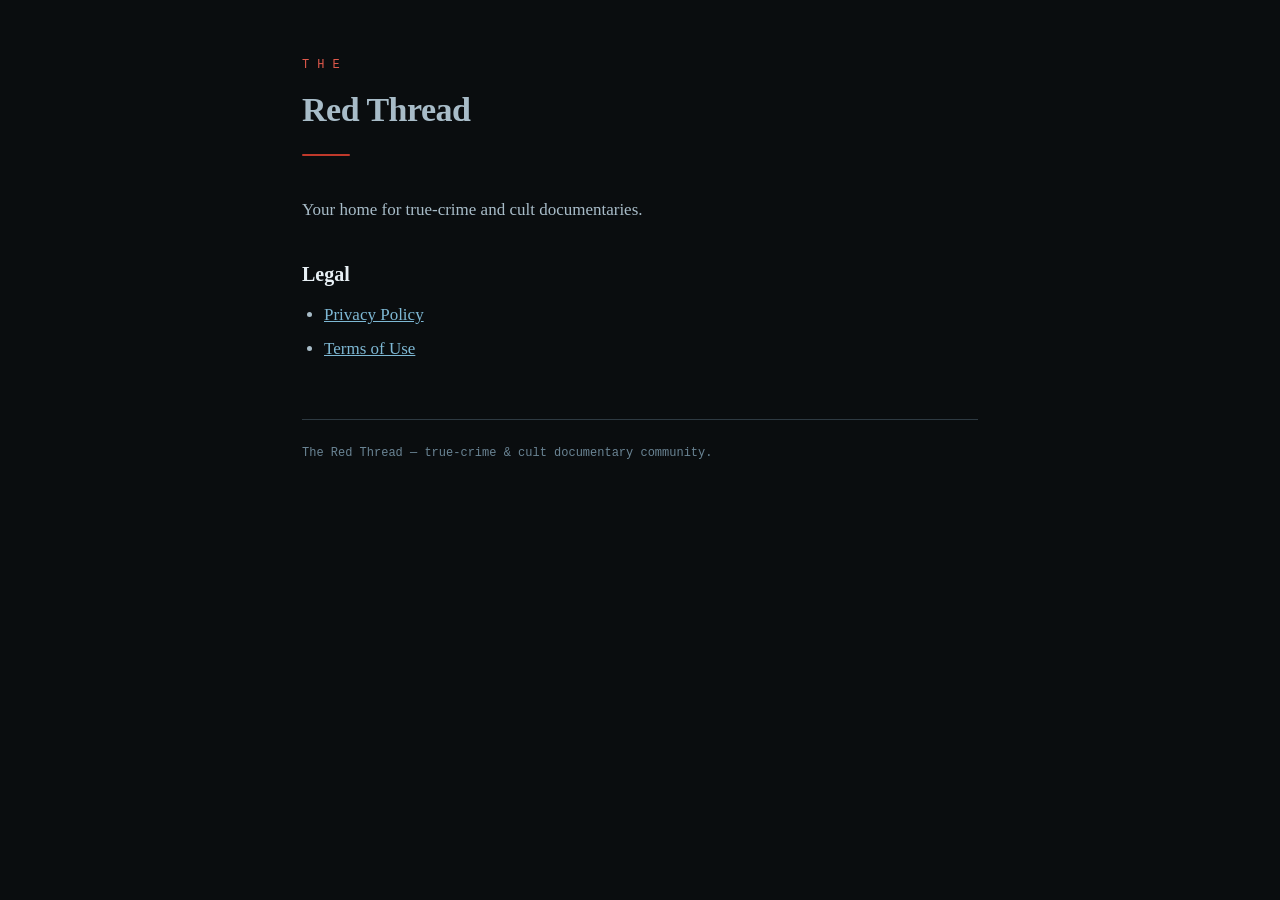
<file: index.html>
<!DOCTYPE html>
<html lang="en">
<head>
  <meta charset="utf-8" />
  <meta name="viewport" content="width=device-width, initial-scale=1" />
  <title>The Red Thread — Legal</title>
  <meta name="description" content="The Red Thread — true-crime & cult documentary community. Privacy Policy and Terms of Use." />
  <link rel="stylesheet" href="style.css" />
</head>
<body>
  <div class="wrap">
    <header>
      <p class="the">THE</p>
      <p class="wordmark">Red Thread</p>
      <div class="rule"></div>
    </header>

    <p>Your home for true-crime and cult documentaries.</p>

    <h2>Legal</h2>
    <ul>
      <li><a href="privacy.html">Privacy Policy</a></li>
      <li><a href="terms.html">Terms of Use</a></li>
    </ul>

    <footer>
      <div>The Red Thread — true-crime &amp; cult documentary community.</div>
    </footer>
  </div>
</body>
</html>
</file>
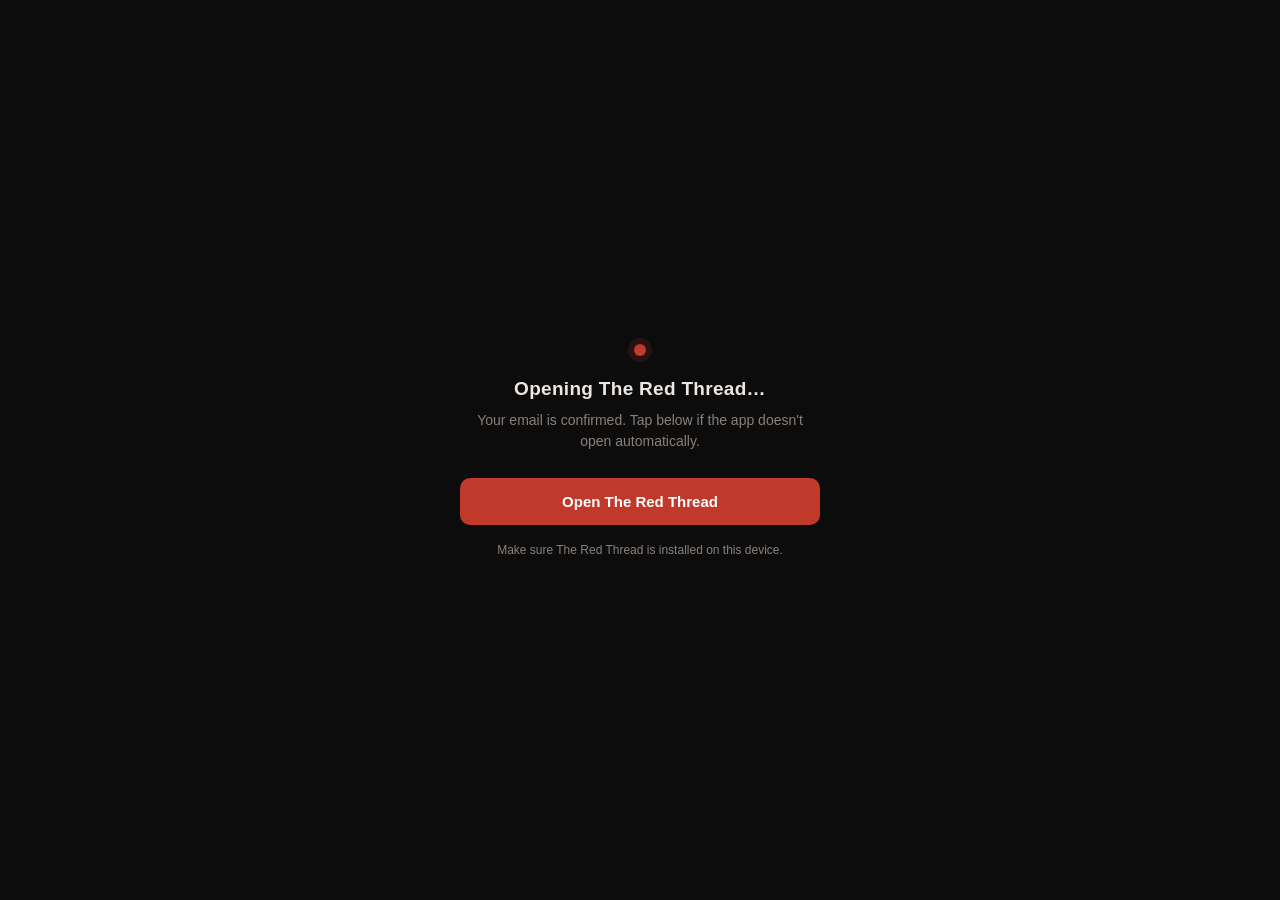
<file: auth.html>
<!DOCTYPE html>
<html lang="en">
<head>
  <meta charset="utf-8" />
  <meta name="viewport" content="width=device-width, initial-scale=1, viewport-fit=cover" />
  <meta name="robots" content="noindex" />
  <title>The Red Thread</title>
  <style>
    :root { --bg: #0d0c0c; --surface: #1a1717; --border: #2a2525; --text: #ece7e2; --muted: #8a8079; --red: #c0392b; }
    * { box-sizing: border-box; }
    html, body { margin: 0; height: 100%; }
    body {
      background: var(--bg); color: var(--text);
      font-family: -apple-system, BlinkMacSystemFont, "Segoe UI", Roboto, sans-serif;
      display: flex; align-items: center; justify-content: center;
      padding: 24px; text-align: center; -webkit-font-smoothing: antialiased;
    }
    .wrap { max-width: 360px; width: 100%; }
    .dot { width: 12px; height: 12px; border-radius: 50%; background: var(--red); margin: 0 auto 22px; box-shadow: 0 0 0 6px rgba(192,57,43,0.15); }
    h1 { font-size: 19px; font-weight: 600; margin: 0 0 10px; letter-spacing: 0.3px; }
    p { font-size: 14px; line-height: 1.5; color: var(--muted); margin: 0 0 26px; }
    a.btn {
      display: inline-block; width: 100%; padding: 15px 20px; border-radius: 10px;
      background: var(--red); color: #fff; text-decoration: none; font-size: 15px; font-weight: 600;
    }
    a.btn:active { opacity: 0.85; }
    .hint { font-size: 12px; color: var(--muted); margin-top: 18px; }
  </style>
</head>
<body>
  <div class="wrap">
    <div class="dot"></div>
    <h1 id="title">Opening The Red Thread…</h1>
    <p id="msg">Your email is confirmed. Tap below if the app doesn't open automatically.</p>
    <a id="open" class="btn" href="redthread://">Open The Red Thread</a>
    <div class="hint" id="hint">Make sure The Red Thread is installed on this device.</div>
  </div>
  <script>
    (function () {
      // Supabase appends the result to this page — as a URL fragment on success
      // (#access_token=…&refresh_token=…&type=signup|recovery) or as an error
      // (#error=access_denied&error_code=otp_expired&…).
      var raw = window.location.hash && window.location.hash.length > 1
        ? window.location.hash.substring(1)
        : (window.location.search && window.location.search.length > 1
            ? window.location.search.substring(1) : "");
      var params = new URLSearchParams(raw);

      var title = document.getElementById("title");
      var msg = document.getElementById("msg");
      var btn = document.getElementById("open");
      var hint = document.getElementById("hint");

      // Expired / already-used / invalid link — never hand this to the app (there's
      // nothing it can do but error); show a clear message here instead.
      if (params.get("error") || params.get("error_code") || params.get("error_description")) {
        title.textContent = "This link has expired";
        msg.textContent = "Email links can only be used once and expire after a while. Open The Red Thread, go to sign in, and tap “Resend confirmation” — or sign up again to get a fresh link.";
        btn.style.display = "none";
        hint.style.display = "none";
        return;
      }

      // Success: hand the session to the app via a QUERY string (a fragment gets
      // percent-mangled through the custom-scheme hand-off and breaks routing).
      var target = "redthread://?" + raw;
      btn.setAttribute("href", target);
      // Try to open automatically; the button is the user-gesture fallback.
      setTimeout(function () { window.location.href = target; }, 400);
    })();
  </script>
</body>
</html>
</file>
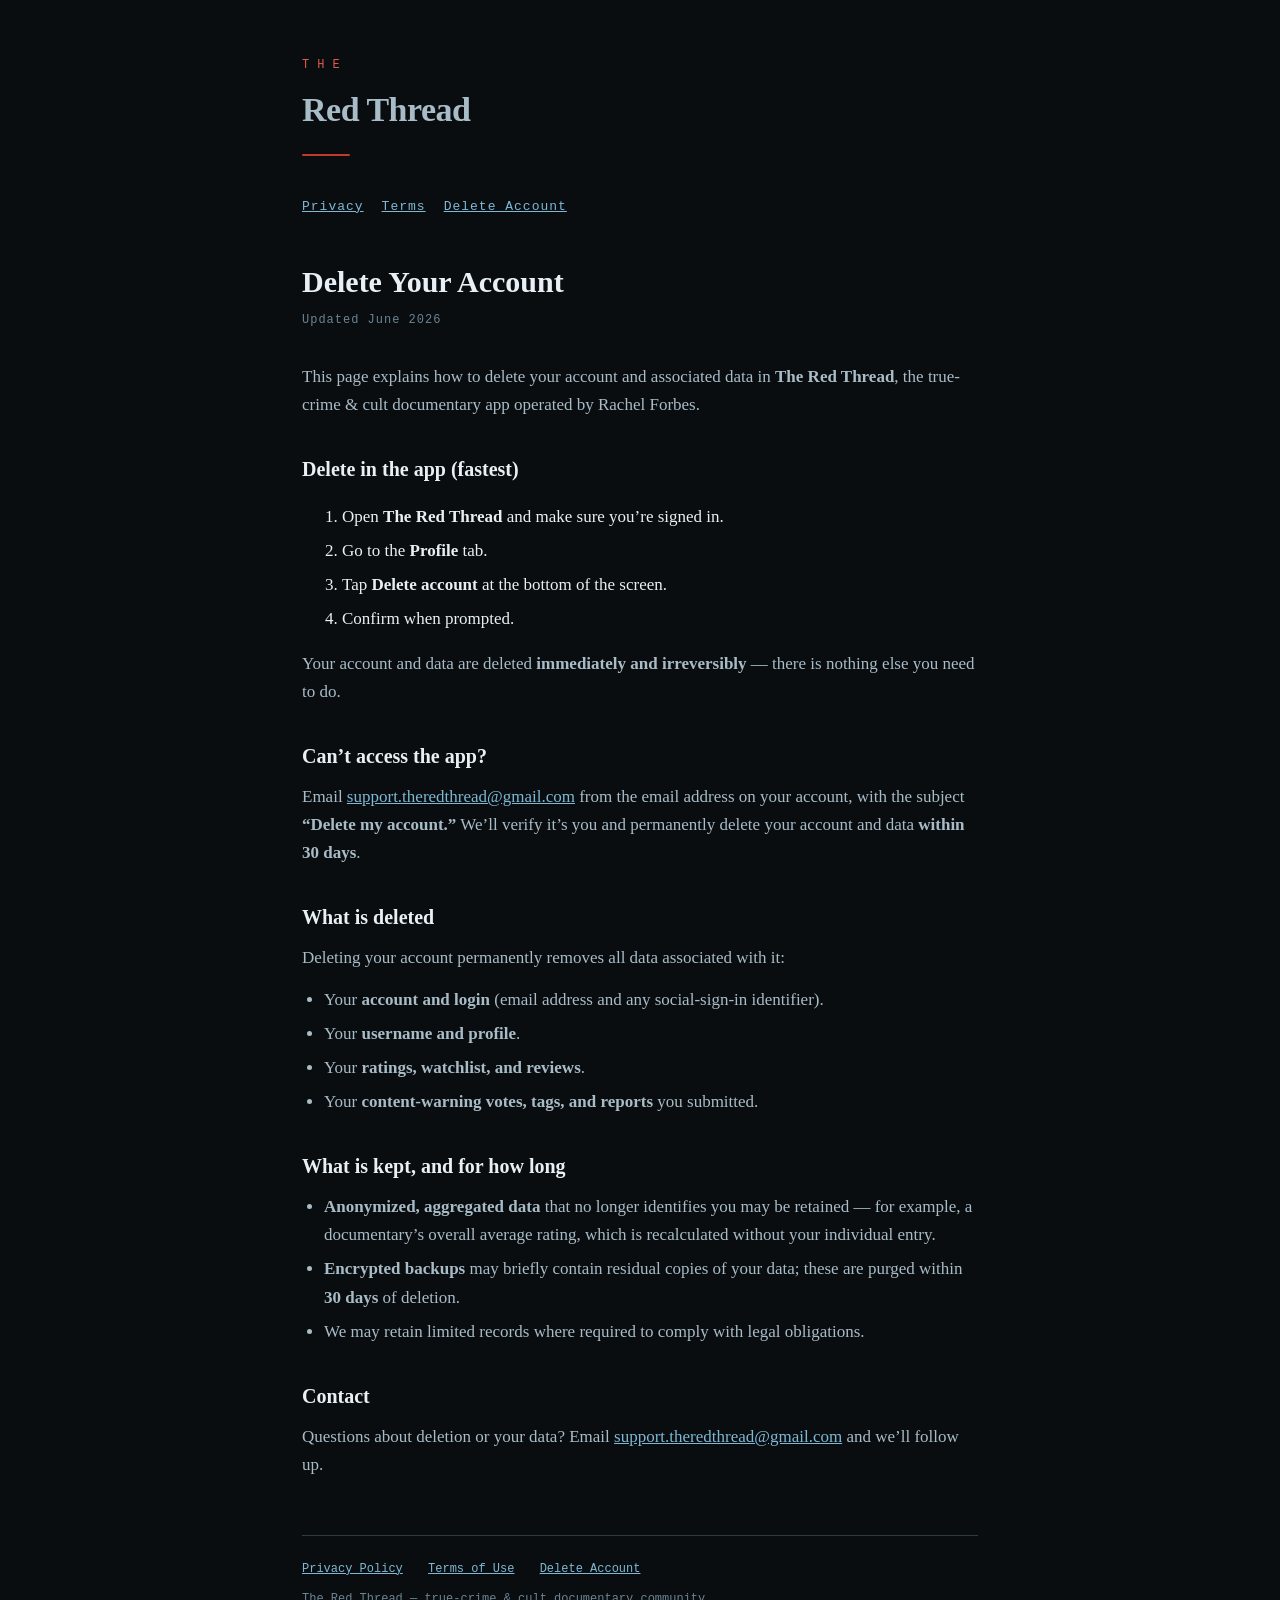
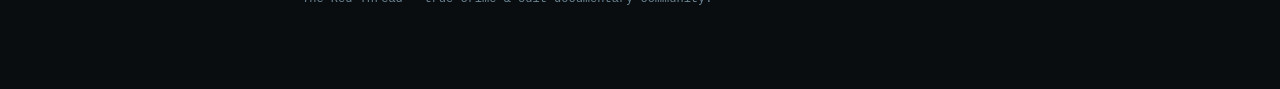
<file: delete-account.html>
<!DOCTYPE html>
<html lang="en">
<head>
  <meta charset="utf-8" />
  <meta name="viewport" content="width=device-width, initial-scale=1" />
  <title>Delete Your Account — The Red Thread</title>
  <meta name="description" content="How to delete your The Red Thread account and associated data." />
  <link rel="stylesheet" href="style.css" />
</head>
<body>
  <div class="wrap">
    <header>
      <p class="the">THE</p>
      <p class="wordmark">Red Thread</p>
      <div class="rule"></div>
    </header>

    <nav class="docnav">
      <a href="privacy.html">Privacy</a>
      <a href="terms.html">Terms</a>
      <a href="delete-account.html">Delete Account</a>
    </nav>

    <h1>Delete Your Account</h1>
    <p class="updated">Updated June 2026</p>

    <p>This page explains how to delete your account and associated data in <strong>The Red Thread</strong>, the true-crime &amp; cult documentary app operated by Rachel Forbes.</p>

    <h2>Delete in the app (fastest)</h2>
    <ol>
      <li>Open <strong>The Red Thread</strong> and make sure you&rsquo;re signed in.</li>
      <li>Go to the <strong>Profile</strong> tab.</li>
      <li>Tap <strong>Delete account</strong> at the bottom of the screen.</li>
      <li>Confirm when prompted.</li>
    </ol>
    <p>Your account and data are deleted <strong>immediately and irreversibly</strong> &mdash; there is nothing else you need to do.</p>

    <h2>Can&rsquo;t access the app?</h2>
    <p>Email <a href="mailto:support.theredthread@gmail.com?subject=Delete%20my%20account">support.theredthread@gmail.com</a> from the email address on your account, with the subject <strong>&ldquo;Delete my account.&rdquo;</strong> We&rsquo;ll verify it&rsquo;s you and permanently delete your account and data <strong>within 30 days</strong>.</p>

    <h2>What is deleted</h2>
    <p>Deleting your account permanently removes all data associated with it:</p>
    <ul>
      <li>Your <strong>account and login</strong> (email address and any social-sign-in identifier).</li>
      <li>Your <strong>username and profile</strong>.</li>
      <li>Your <strong>ratings, watchlist, and reviews</strong>.</li>
      <li>Your <strong>content-warning votes, tags, and reports</strong> you submitted.</li>
    </ul>

    <h2>What is kept, and for how long</h2>
    <ul>
      <li><strong>Anonymized, aggregated data</strong> that no longer identifies you may be retained &mdash; for example, a documentary&rsquo;s overall average rating, which is recalculated without your individual entry.</li>
      <li><strong>Encrypted backups</strong> may briefly contain residual copies of your data; these are purged within <strong>30 days</strong> of deletion.</li>
      <li>We may retain limited records where required to comply with legal obligations.</li>
    </ul>

    <h2>Contact</h2>
    <p>Questions about deletion or your data? Email <a href="mailto:support.theredthread@gmail.com">support.theredthread@gmail.com</a> and we&rsquo;ll follow up.</p>

    <footer>
      <a href="privacy.html">Privacy Policy</a>
      <a href="terms.html">Terms of Use</a>
      <a href="delete-account.html">Delete Account</a>
      <div style="margin-top:10px;">The Red Thread — true-crime &amp; cult documentary community.</div>
    </footer>
  </div>
</body>
</html>
</file>
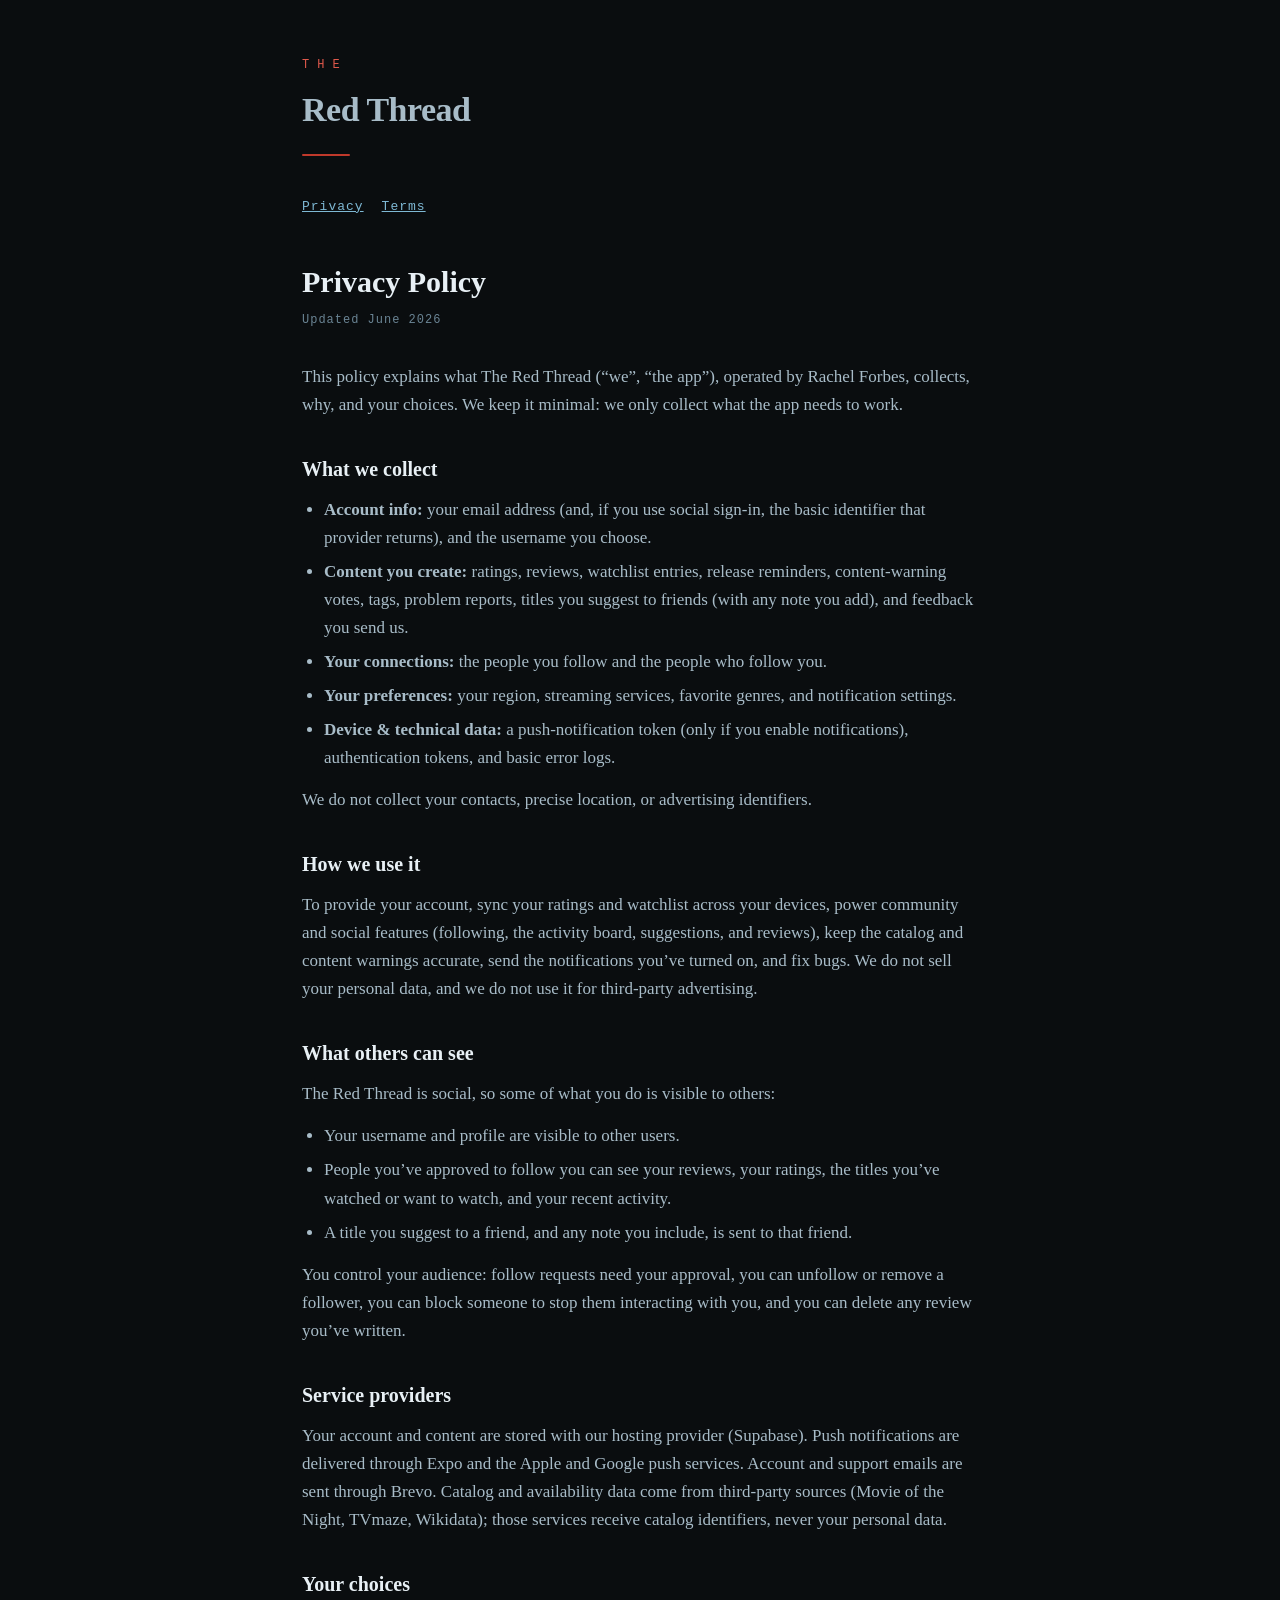
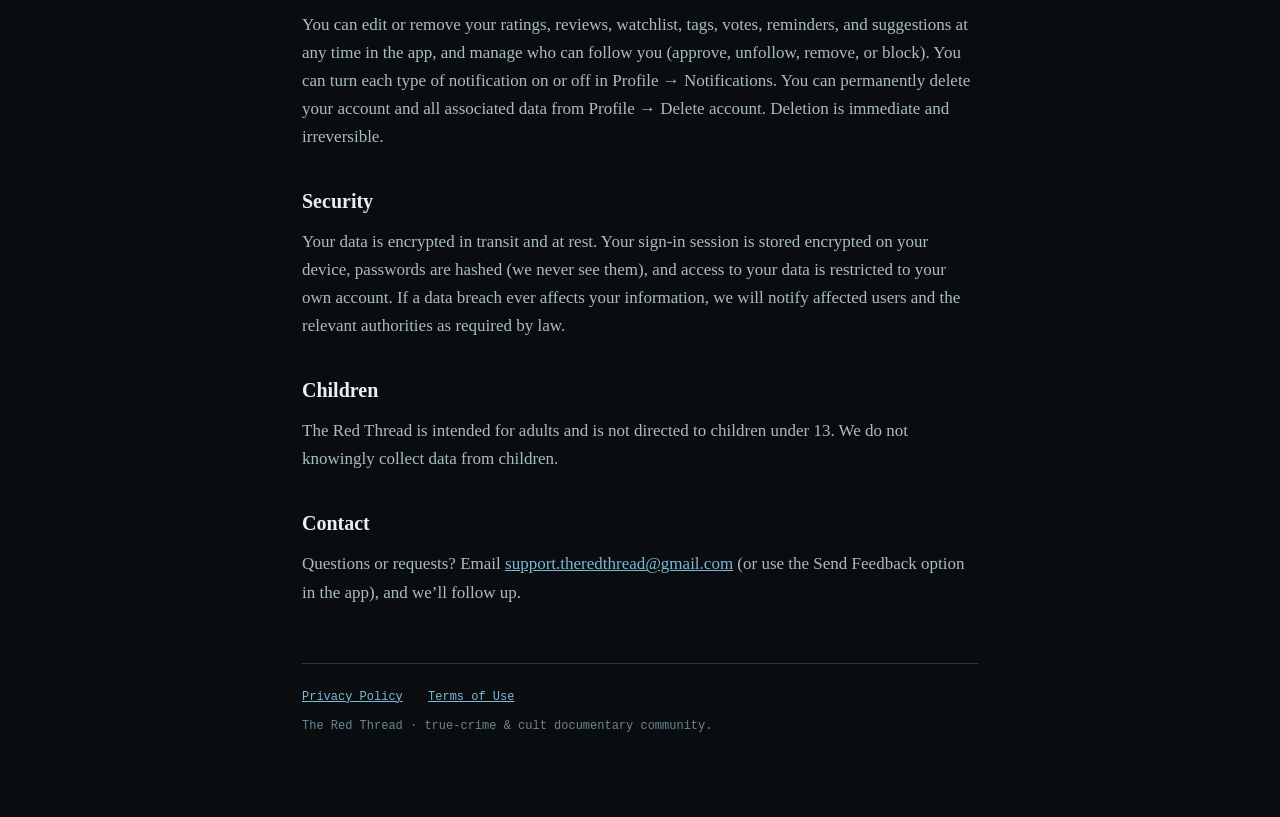
<file: privacy.html>
<!DOCTYPE html>
<html lang="en">
<head>
  <meta charset="utf-8" />
  <meta name="viewport" content="width=device-width, initial-scale=1" />
  <title>Privacy Policy | The Red Thread</title>
  <meta name="description" content="Privacy Policy for The Red Thread, a catalog of true-crime and cult documentaries." />
  <link rel="stylesheet" href="style.css" />
</head>
<body>
  <div class="wrap">
    <header>
      <p class="the">THE</p>
      <p class="wordmark">Red Thread</p>
      <div class="rule"></div>
    </header>

    <nav class="docnav">
      <a href="privacy.html">Privacy</a>
      <a href="terms.html">Terms</a>
    </nav>

    <h1>Privacy Policy</h1>
    <p class="updated">Updated June 2026</p>

    <p>This policy explains what The Red Thread (&ldquo;we&rdquo;, &ldquo;the app&rdquo;), operated by Rachel Forbes, collects, why, and your choices. We keep it minimal: we only collect what the app needs to work.</p>

    <h2>What we collect</h2>
    <ul>
      <li><strong>Account info:</strong> your email address (and, if you use social sign-in, the basic identifier that provider returns), and the username you choose.</li>
      <li><strong>Content you create:</strong> ratings, reviews, watchlist entries, release reminders, content-warning votes, tags, problem reports, titles you suggest to friends (with any note you add), and feedback you send us.</li>
      <li><strong>Your connections:</strong> the people you follow and the people who follow you.</li>
      <li><strong>Your preferences:</strong> your region, streaming services, favorite genres, and notification settings.</li>
      <li><strong>Device &amp; technical data:</strong> a push-notification token (only if you enable notifications), authentication tokens, and basic error logs.</li>
    </ul>
    <p>We do not collect your contacts, precise location, or advertising identifiers.</p>

    <h2>How we use it</h2>
    <p>To provide your account, sync your ratings and watchlist across your devices, power community and social features (following, the activity board, suggestions, and reviews), keep the catalog and content warnings accurate, send the notifications you&rsquo;ve turned on, and fix bugs. We do not sell your personal data, and we do not use it for third-party advertising.</p>

    <h2>What others can see</h2>
    <p>The Red Thread is social, so some of what you do is visible to others:</p>
    <ul>
      <li>Your username and profile are visible to other users.</li>
      <li>People you&rsquo;ve approved to follow you can see your reviews, your ratings, the titles you&rsquo;ve watched or want to watch, and your recent activity.</li>
      <li>A title you suggest to a friend, and any note you include, is sent to that friend.</li>
    </ul>
    <p>You control your audience: follow requests need your approval, you can unfollow or remove a follower, you can block someone to stop them interacting with you, and you can delete any review you&rsquo;ve written.</p>

    <h2>Service providers</h2>
    <p>Your account and content are stored with our hosting provider (Supabase). Push notifications are delivered through Expo and the Apple and Google push services. Account and support emails are sent through Brevo. Catalog and availability data come from third-party sources (Movie of the Night, TVmaze, Wikidata); those services receive catalog identifiers, never your personal data.</p>

    <h2>Your choices</h2>
    <p>You can edit or remove your ratings, reviews, watchlist, tags, votes, reminders, and suggestions at any time in the app, and manage who can follow you (approve, unfollow, remove, or block). You can turn each type of notification on or off in Profile &rarr; Notifications. You can permanently delete your account and all associated data from Profile &rarr; Delete account. Deletion is immediate and irreversible.</p>

    <h2>Security</h2>
    <p>Your data is encrypted in transit and at rest. Your sign-in session is stored encrypted on your device, passwords are hashed (we never see them), and access to your data is restricted to your own account. If a data breach ever affects your information, we will notify affected users and the relevant authorities as required by law.</p>

    <h2>Children</h2>
    <p>The Red Thread is intended for adults and is not directed to children under 13. We do not knowingly collect data from children.</p>

    <h2>Contact</h2>
    <p>Questions or requests? Email <a href="mailto:support.theredthread@gmail.com">support.theredthread@gmail.com</a> (or use the Send Feedback option in the app), and we&rsquo;ll follow up.</p>

    <footer>
      <a href="privacy.html">Privacy Policy</a>
      <a href="terms.html">Terms of Use</a>
      <div style="margin-top:10px;">The Red Thread &middot; true-crime &amp; cult documentary community.</div>
    </footer>
  </div>
</body>
</html>
</file>
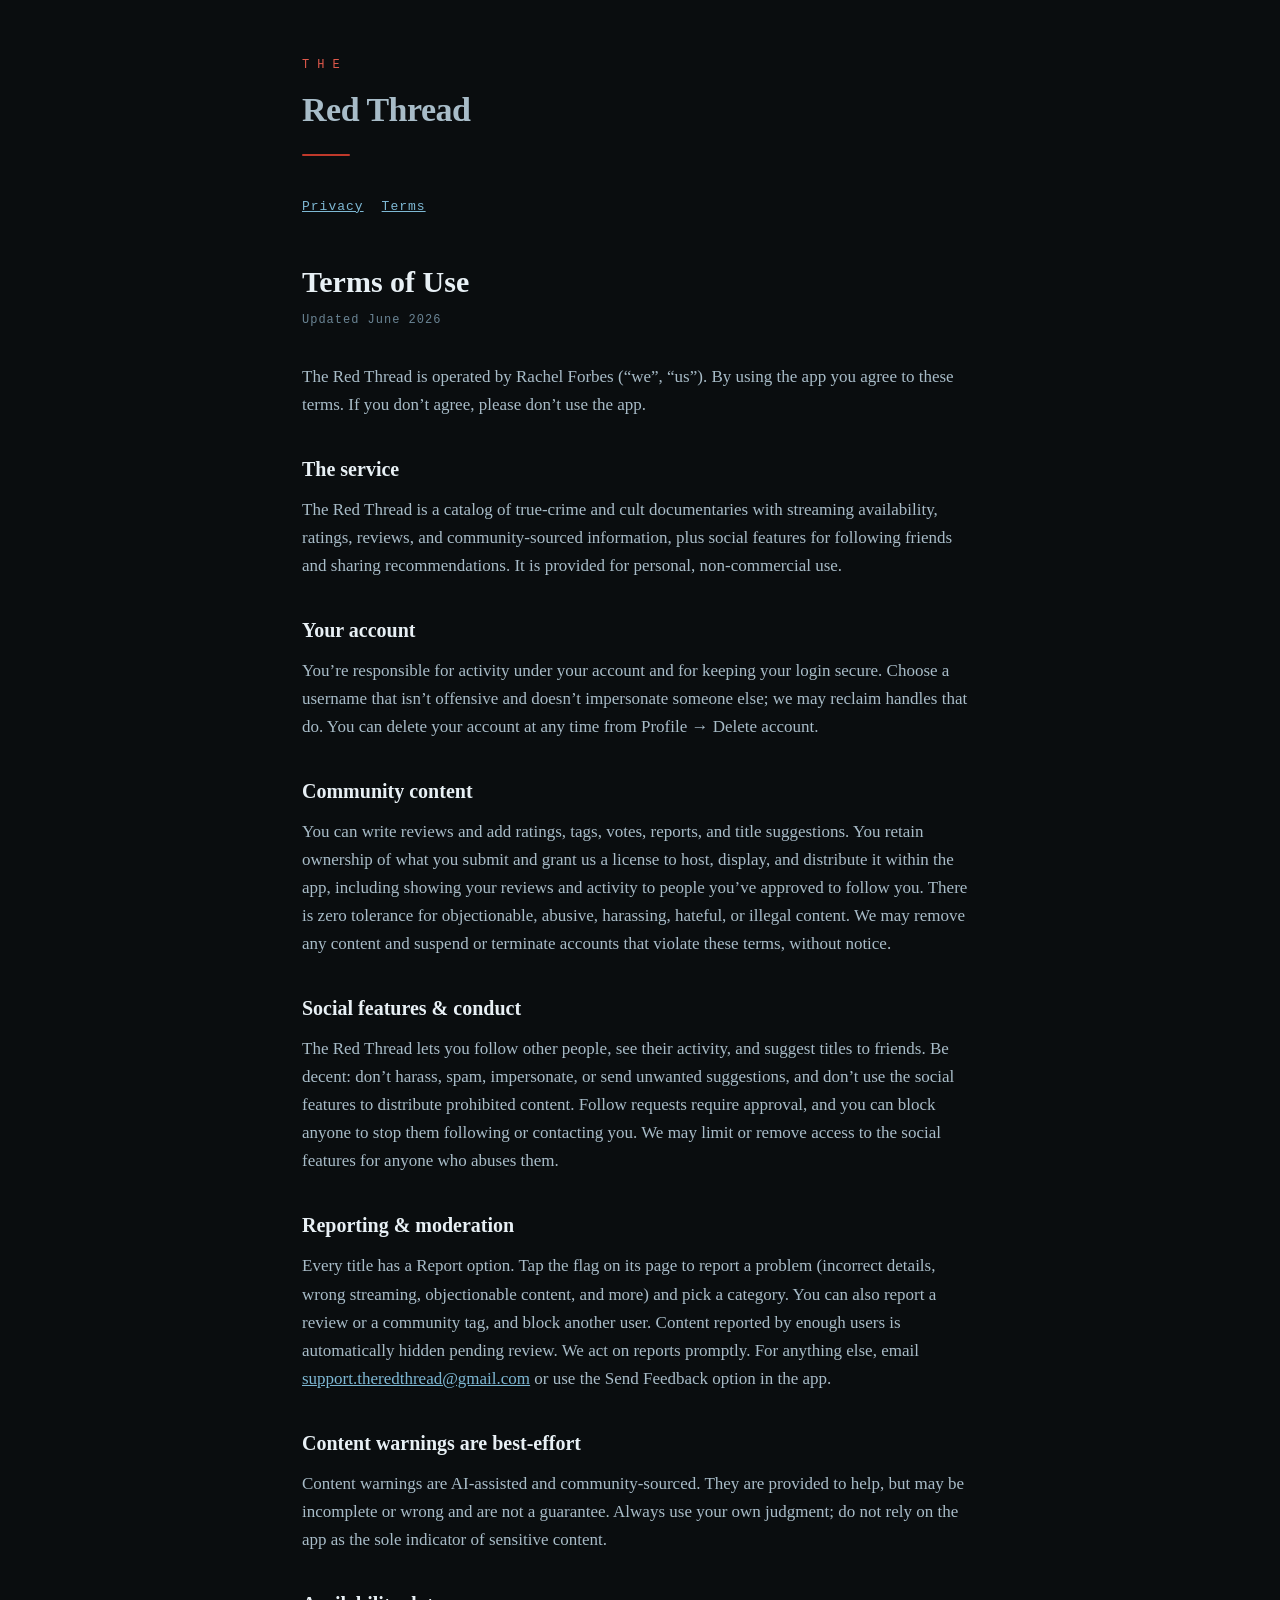
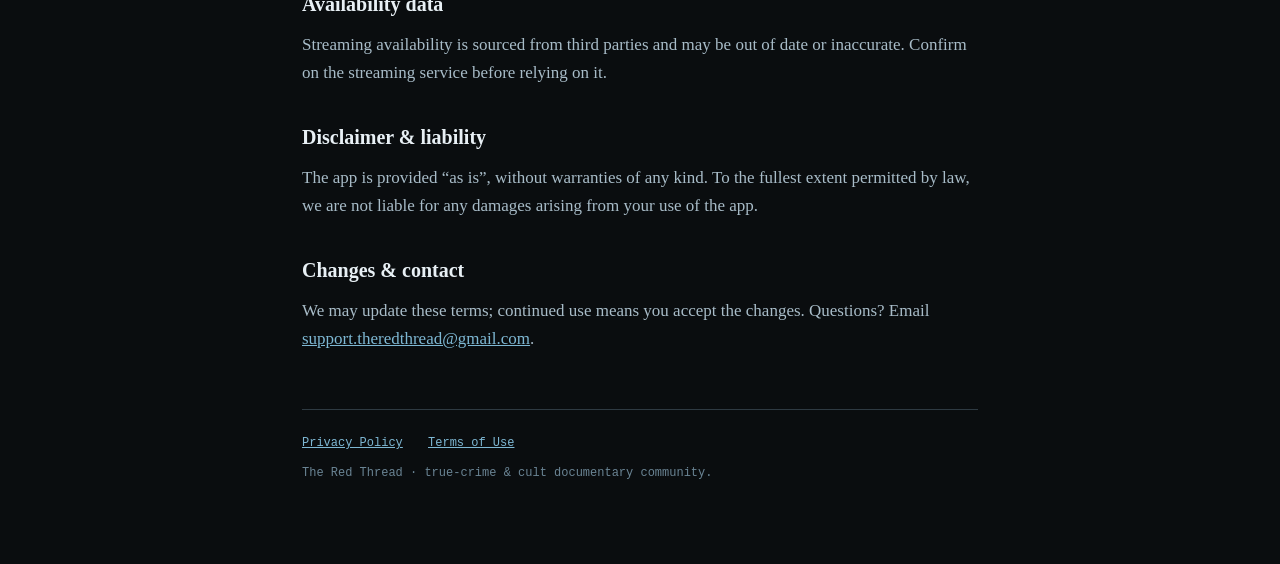
<file: terms.html>
<!DOCTYPE html>
<html lang="en">
<head>
  <meta charset="utf-8" />
  <meta name="viewport" content="width=device-width, initial-scale=1" />
  <title>Terms of Use | The Red Thread</title>
  <meta name="description" content="Terms of Use for The Red Thread, a catalog of true-crime and cult documentaries." />
  <link rel="stylesheet" href="style.css" />
</head>
<body>
  <div class="wrap">
    <header>
      <p class="the">THE</p>
      <p class="wordmark">Red Thread</p>
      <div class="rule"></div>
    </header>

    <nav class="docnav">
      <a href="privacy.html">Privacy</a>
      <a href="terms.html">Terms</a>
    </nav>

    <h1>Terms of Use</h1>
    <p class="updated">Updated June 2026</p>

    <p>The Red Thread is operated by Rachel Forbes (&ldquo;we&rdquo;, &ldquo;us&rdquo;). By using the app you agree to these terms. If you don&rsquo;t agree, please don&rsquo;t use the app.</p>

    <h2>The service</h2>
    <p>The Red Thread is a catalog of true-crime and cult documentaries with streaming availability, ratings, reviews, and community-sourced information, plus social features for following friends and sharing recommendations. It is provided for personal, non-commercial use.</p>

    <h2>Your account</h2>
    <p>You&rsquo;re responsible for activity under your account and for keeping your login secure. Choose a username that isn&rsquo;t offensive and doesn&rsquo;t impersonate someone else; we may reclaim handles that do. You can delete your account at any time from Profile &rarr; Delete account.</p>

    <h2>Community content</h2>
    <p>You can write reviews and add ratings, tags, votes, reports, and title suggestions. You retain ownership of what you submit and grant us a license to host, display, and distribute it within the app, including showing your reviews and activity to people you&rsquo;ve approved to follow you. There is zero tolerance for objectionable, abusive, harassing, hateful, or illegal content. We may remove any content and suspend or terminate accounts that violate these terms, without notice.</p>

    <h2>Social features &amp; conduct</h2>
    <p>The Red Thread lets you follow other people, see their activity, and suggest titles to friends. Be decent: don&rsquo;t harass, spam, impersonate, or send unwanted suggestions, and don&rsquo;t use the social features to distribute prohibited content. Follow requests require approval, and you can block anyone to stop them following or contacting you. We may limit or remove access to the social features for anyone who abuses them.</p>

    <h2>Reporting &amp; moderation</h2>
    <p>Every title has a Report option. Tap the flag on its page to report a problem (incorrect details, wrong streaming, objectionable content, and more) and pick a category. You can also report a review or a community tag, and block another user. Content reported by enough users is automatically hidden pending review. We act on reports promptly. For anything else, email <a href="mailto:support.theredthread@gmail.com">support.theredthread@gmail.com</a> or use the Send Feedback option in the app.</p>

    <h2>Content warnings are best-effort</h2>
    <p>Content warnings are AI-assisted and community-sourced. They are provided to help, but may be incomplete or wrong and are not a guarantee. Always use your own judgment; do not rely on the app as the sole indicator of sensitive content.</p>

    <h2>Availability data</h2>
    <p>Streaming availability is sourced from third parties and may be out of date or inaccurate. Confirm on the streaming service before relying on it.</p>

    <h2>Disclaimer &amp; liability</h2>
    <p>The app is provided &ldquo;as is&rdquo;, without warranties of any kind. To the fullest extent permitted by law, we are not liable for any damages arising from your use of the app.</p>

    <h2>Changes &amp; contact</h2>
    <p>We may update these terms; continued use means you accept the changes. Questions? Email <a href="mailto:support.theredthread@gmail.com">support.theredthread@gmail.com</a>.</p>

    <footer>
      <a href="privacy.html">Privacy Policy</a>
      <a href="terms.html">Terms of Use</a>
      <div style="margin-top:10px;">The Red Thread &middot; true-crime &amp; cult documentary community.</div>
    </footer>
  </div>
</body>
</html>
</file>
<file: style.css>
/* The Red Thread — public legal pages. Mirrors the in-app dark theme. */
:root {
  --bg: #0a0d0f;
  --surface: #111518;
  --border: #2e3a42;
  --red: #c0392b;
  --redText: #e0594c;
  --accent: #7eb8d4;
  --textPrimary: #e8f0f5;
  --textSecondary: #a8bcc8;
  --textMuted: #6a8494;
  --mono: ui-monospace, "SF Mono", "Courier New", monospace;
  --serif: Georgia, "Times New Roman", serif;
}

* { box-sizing: border-box; }

html { -webkit-text-size-adjust: 100%; }

body {
  margin: 0;
  background: var(--bg);
  color: var(--textPrimary);
  font-family: var(--serif);
  line-height: 1.65;
  font-size: 17px;
}

.wrap {
  max-width: 720px;
  margin: 0 auto;
  padding: 56px 22px 80px;
}

header { margin-bottom: 40px; }

.the {
  font-family: var(--mono);
  font-size: 12px;
  letter-spacing: 8px;
  color: var(--redText);
  margin: 0 0 6px;
}

.wordmark {
  font-family: var(--serif);
  font-size: 34px;
  font-weight: 700;
  letter-spacing: -0.5px;
  margin: 0;
}

.rule {
  width: 48px;
  height: 2px;
  background: var(--red);
  border-radius: 1px;
  margin: 16px 0 0;
}

h1 {
  font-family: var(--serif);
  font-size: 30px;
  font-weight: 700;
  margin: 40px 0 4px;
}

.updated {
  font-family: var(--mono);
  font-size: 12px;
  letter-spacing: 1px;
  color: var(--textMuted);
  margin: 0 0 32px;
}

h2 {
  font-family: var(--serif);
  font-size: 20px;
  font-weight: 700;
  color: var(--textPrimary);
  margin: 34px 0 10px;
}

p { color: var(--textSecondary); margin: 0 0 14px; }

ul { color: var(--textSecondary); margin: 0 0 14px; padding-left: 22px; }
li { margin: 0 0 6px; }

a { color: var(--accent); }

nav.docnav {
  display: flex;
  gap: 18px;
  font-family: var(--mono);
  font-size: 13px;
  letter-spacing: 1px;
  margin-bottom: 28px;
}

footer {
  margin-top: 56px;
  padding-top: 24px;
  border-top: 1px solid var(--border);
  font-family: var(--mono);
  font-size: 12px;
  color: var(--textMuted);
}
footer a { margin-right: 18px; }
</file>
